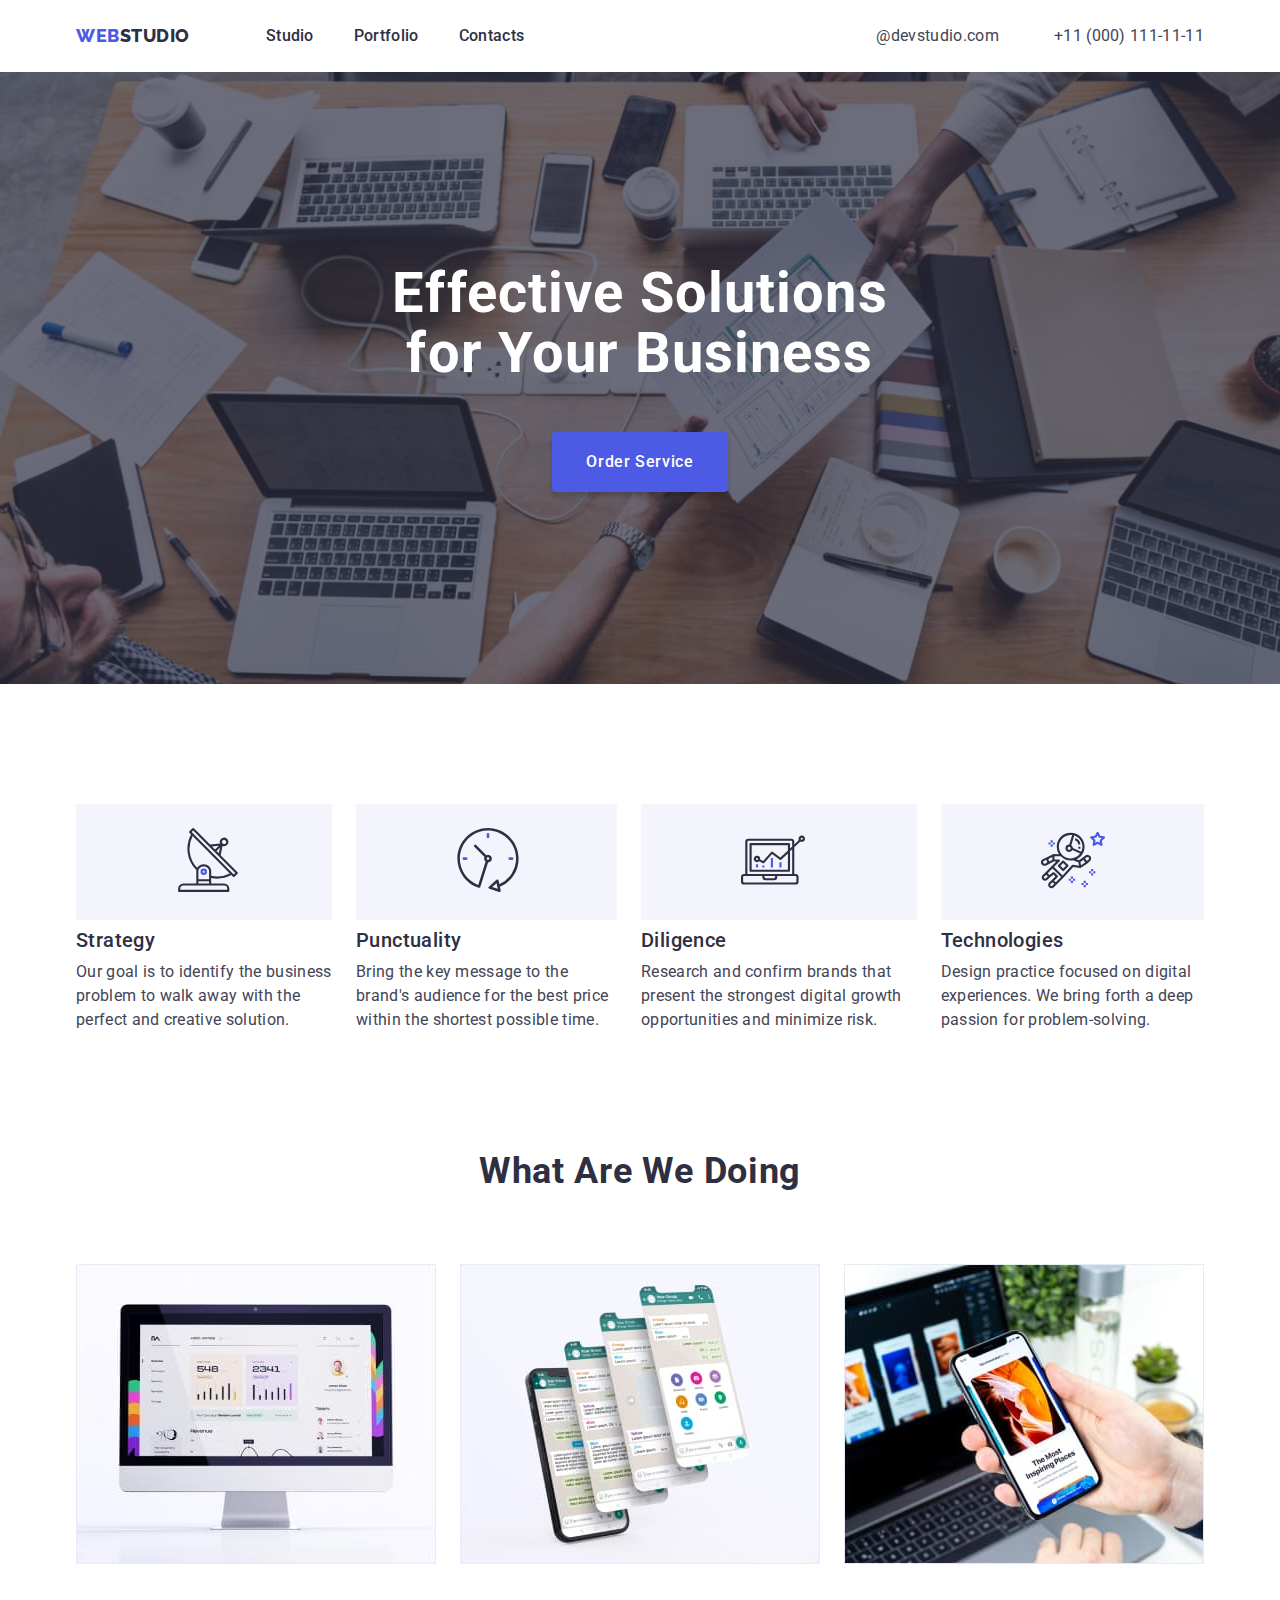
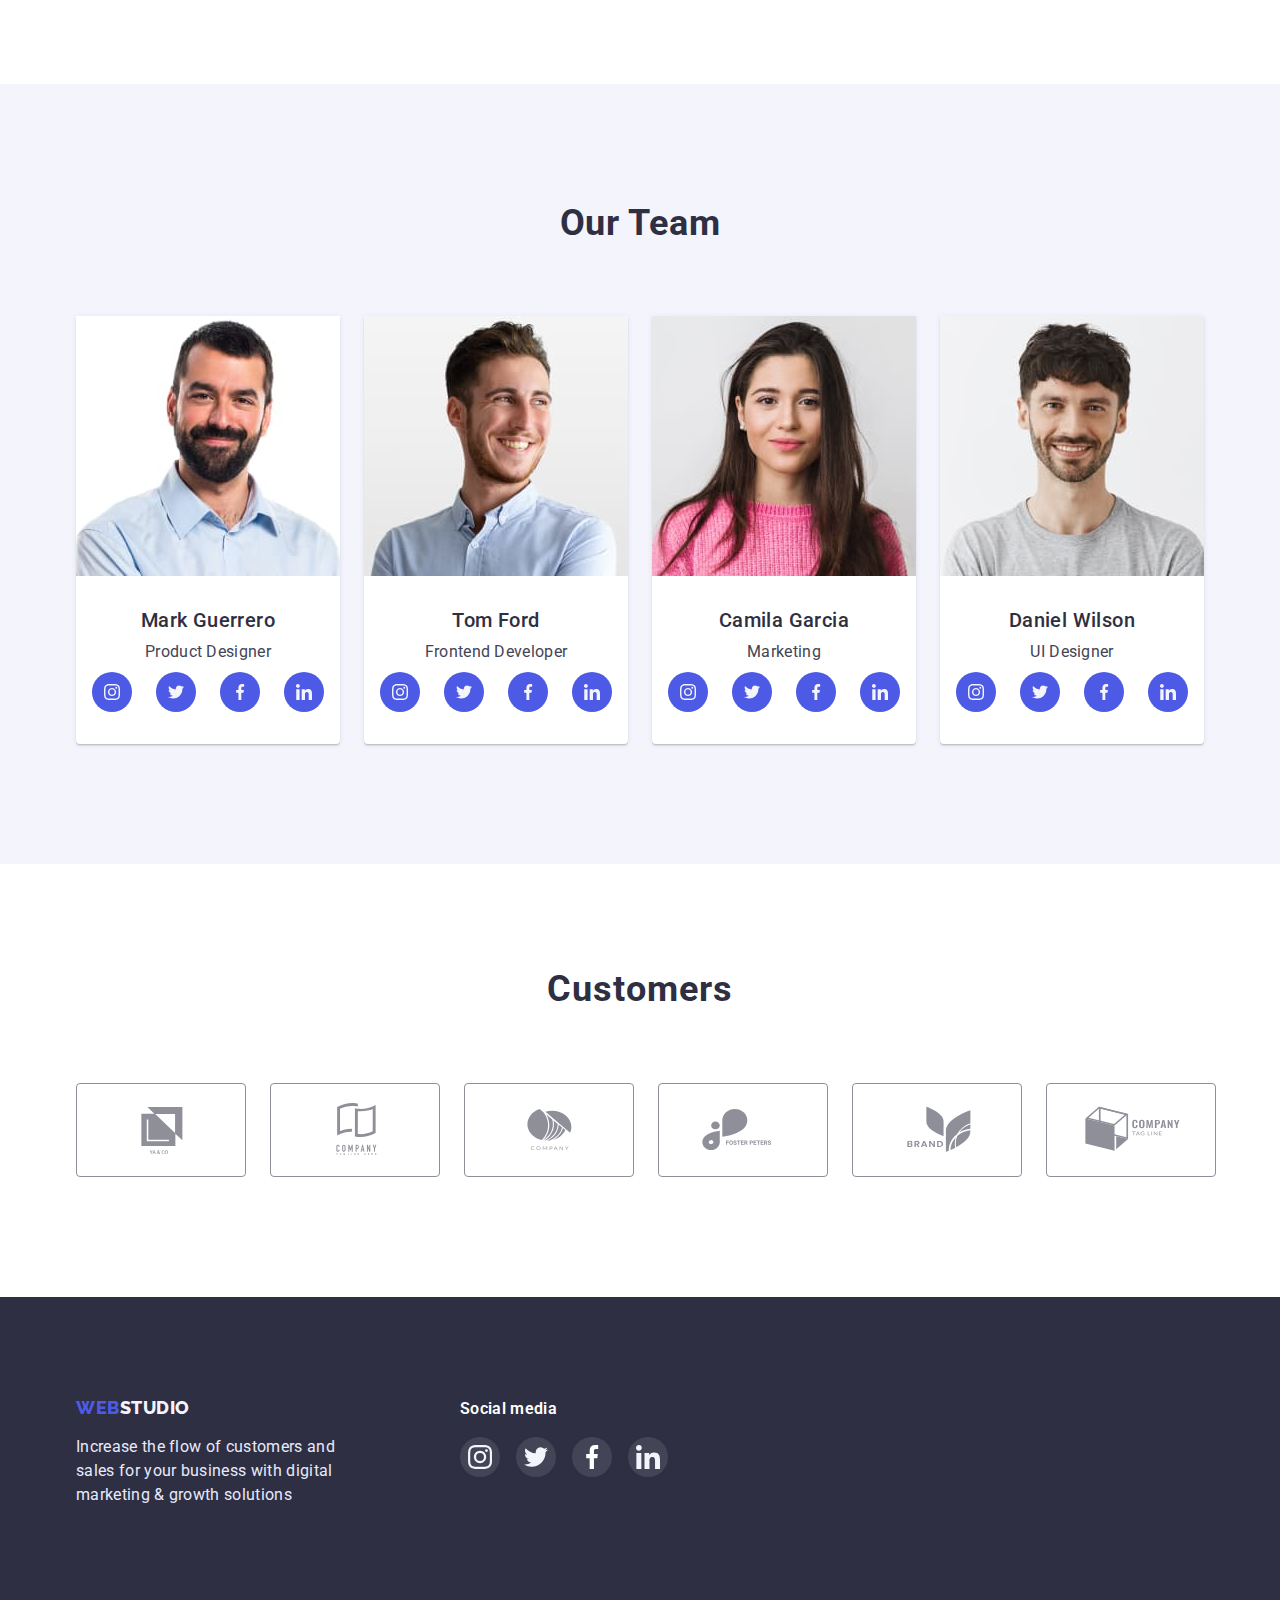
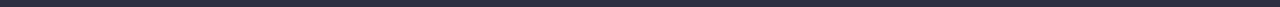
<file: index.html>
<!DOCTYPE html>
<html lang="en">
<head>
    <meta charset="UTF-8">
    <meta http-equiv="X-UA-Compatible" content="IE=edge">
    <meta name="viewport" content="width=device-width, initial-scale=1.0">
    <title>WEBSTUDIO</title>
    <link rel="preconnect" href="https://fonts.googleapis.com"><link rel="preconnect" href="https://fonts.gstatic.com" crossorigin>
    <link href="https://fonts.googleapis.com/css2?family=Raleway:wght@800&family=Roboto:wght@400;500;700;900&display=swap" rel="stylesheet">
    <link rel="stylesheet" href="https://cdnjs.cloudflare.com/ajax/libs/modern-normalize/1.1.0/modern-normalize.css" integrity="sha512-Y0MM+V6ymRKN2zStTqzQ227DWhhp4Mzdo6gnlRnuaNCbc+YN/ZH0sBCLTM4M0oSy9c9VKiCvd4Jk44aCLrNS5Q==" 
    crossorigin="anonymous" referrerpolicy="no-referrer" />
    <link rel="stylesheet" href="css/styles.css">
</head>
<body>
    <!--Шапка сайта-->
   <header class="header">
    <div class="container page-header-container">
           <nav class="header-navigation">
                <a href="./index.html" class="logo logo-header"><span class="web top">Web</span><spam class="studio top">Studio</span></a>
                     <ul class="site-nav list" >
                        <li class="item" >
                           <a href="./index.html" class="link link-activ">Studio</a>
                        </li>
                        <li class="item">
                            <a href="./portfolio.html" class="link link-activ">Portfolio</a>
                        </li>
                        <li class="item">
                           <a href="" class="link link-activ">Contacts</a>
                       </li>
                     </ul>
            </nav>
                     <ul class="contakt-nav list">
                         <li>
                             <a href="mailto:info@devstudio.com" class="contakt-phone link-activ">@devstudio.com
                             </a>
                         <li>
                     <a href="tel:+110001111111" class="contakt-mail link-activ">+11 (000) 111-11-11
                         </a>
                         </li>
                     </ul>
</div>
   </header>

   <!--Mein-->
   <main>
    <!--Герой-->
    <section class="hero section" >
        <div class="container">
        <h1 class="hero-title">Effective Solutions for Your Business
        </h1>
        <button class="button-main" type="button"> Order Service
        </button> 
        </div>
    </section>
    <!--Наші переваги-->
    <section class="section-features section">
        <div class="container">
        <h2 class="section-title visual-hidden">Our features</h2>
            <ul class="features list">
            <li class="features-menu">
                <div class="features-box-item">
                    <svg class="features-icon">
                        <use href="./images/sprite.svg#icon-antenna"></use>
                    </svg>
                </div>
                <h3 class="features-title">Strategy
                </h3>
                <p class="text">Our goal is to identify the business
                    problem to walk away with the perfect and creative solution. 
                </p>
            </li>
            <li class="features-menu">
                <div class="features-box-item">
                    <svg class="features-icon">
                        <use href="./images/sprite.svg#icon-clock"></use>
                    </svg>
                </div>
                <h3 class="features-title">Punctuality
                </h3>
                <p class="text">Bring the key message to the brand's audience for the best price within the shortest possible time.
                </p>
            </li>
            <li class="features-menu">
                <div class="features-box-item">
                    <svg class="features-icon">
                        <use href="./images/sprite.svg#icon-diagram"></use>
                    </svg>
                </div>
                <h3 class="features-title">Diligence
                </h3>
                <p class="text">Research and confirm brands that present the strongest digital growth opportunities and minimize risk.
                </p>
            </li>
            <li class="features-menu" >
                <div class="features-box-item">
                    <svg class="features-icon">
                        <use href="./images/sprite.svg#icon-astronaut"></use>
                    </svg>
                </div>
                <h3 class="features-title">Technologies
                </h3>
                <p class="text">Design practice focused on digital experiences. We bring forth a deep passion for problem-solving.
                </p>
            </li>
        </ul>
    </div>
    </section>
    <!--Наша робота-->
    <section class="section-work section">
        <div class="container">
        <h2 class="section-title">What are we doing
        </h2>
        <ul class="work list">
            <li>
                <img src="./images/gallery/img.jpg" alt="monitor" 
                width="360"
                height="300"
                />
            </li>
            <li>
                <img src="./images/gallery/img2.jpg" alt="vkladky telefona"
                width="360"
                height="300"
                />
            </li>
            <li>
                <img src="./images/gallery/img3.jpg" alt="telefon"
                width="360"
                height="300"
                />
            </li>
        </ul>
    </div>
    </section>
    <!--Команда-->
    <section class="section-team section">
        <div class="container">
        <h2 class="section-title">Our Team
        </h2>
        <ul class="team-menu list" >
            <li class="team-item">
                <img src="./images/team/mark_guerrero.jpg" alt="foto by Mark Guerrero"
                width="264"
                height="260"/>
                <div class="flex-team">
                <h3 class="person">Mark Guerrero</h3>
                <p class="text">Product Designer</p>
             <ul class="social-list list">
             <li class="social-list-item">
                 <a href="" class="social-list-link">
                 <svg class="social-list-icon" width="16" height="16">
                    <use href="./images/sprite.svg#icon-instagram"></use>
                 </svg>
                </a>
            </li>
            <li class="social-list-item">
                <a href="" class="social-list-link">
                <svg class="social-list-icon" width="16" height="16">
                    <use href="./images/sprite.svg#icon-twitter"></use>
                </svg>
               </a>
           </li>
           <li class="social-list-item">
            <a href="" class="social-list-link">
           <svg class="social-list-icon" width="16" height="16">
            <use href="./images/sprite.svg#icon-facebook"></use>
           </svg>
           </a>
       </li>
       <li class="social-list-item">
        <a href="" class="social-list-link">
        <svg class="social-list-icon" width="16" height="16">
            <use href="./images/sprite.svg#icon-linkedin"></use>
        </svg>
       </a>
   </li>
             </ul>
            </div>
            </li>
            <li class="team-item">
                <img src="./images/team/tom_ford.jpg" alt="foto by Tom Ford"
                width="264"
                height="260"/>
                <div class="flex-team">
                <h3 class="person">Tom Ford</h3>
                <p class="text">Frontend Developer</p>
                <ul class="social-list list">
             <li class="social-list-item">
                 <a href="" class="social-list-link">
                 <svg class="social-list-icon" width="16" height="16">
                    <use href="./images/sprite.svg#icon-instagram"></use>
                 </svg>
                </a>
            </li>
            <li class="social-list-item">
                <a href="" class="social-list-link">
                <svg class="social-list-icon" width="16" height="16">
                    <use href="./images/sprite.svg#icon-twitter"></use>
                </svg>
               </a>
           </li>
           <li class="social-list-item">
            <a href="" class="social-list-link">
           <svg class="social-list-icon" width="16" height="16">
            <use href="./images/sprite.svg#icon-facebook"></use>
           </svg>
           </a>
       </li>
       <li class="social-list-item">
        <a href="" class="social-list-link">
        <svg class="social-list-icon" width="16" height="16">
            <use href="./images/sprite.svg#icon-linkedin"></use>
        </svg>
       </a>
   </li>
             </ul>
            </div>
            </li>
            <li class="team-item">
                <img src="./images/team/camila_garcia.jpg" alt="foto by Camila Garcia"
                width="264"
                height="260"/>
                <div class="flex-team">
                <h3 class="person">Camila Garcia</h3>
                <p class="text">Marketing</p>
                <ul class="social-list list">
                    <li class="social-list-item">
                        <a href="" class="social-list-link">
                        <svg class="social-list-icon" width="16" height="16">
                           <use href="./images/sprite.svg#icon-instagram"></use>
                        </svg>
                       </a>
                   </li>
                   <li class="social-list-item">
                       <a href="" class="social-list-link">
                       <svg class="social-list-icon" width="16" height="16">
                           <use href="./images/sprite.svg#icon-twitter"></use>
                       </svg>
                      </a>
                  </li>
                  <li class="social-list-item">
                   <a href="" class="social-list-link">
                  <svg class="social-list-icon" width="16" height="16">
                   <use href="./images/sprite.svg#icon-facebook"></use>
                  </svg>
                  </a>
              </li>
              <li class="social-list-item">
               <a href="" class="social-list-link">
               <svg class="social-list-icon" width="16" height="16">
                   <use href="./images/sprite.svg#icon-linkedin"></use>
               </svg>
              </a>
          </li>
                    </ul>
                   </div>
                   </li>
            <li class="team-item">
                <img src="./images/team/daniel_wilson.jpg" alt="foto by Daniel Wilson"
                width="264"
                height="260"/>
                <div class="flex-team">
                <h3 class="person">Daniel Wilson</h3>
                <p class="text">UI Designer</p>
                <ul class="social-list list">
                    <li class="social-list-item">
                        <a href="" class="social-list-link">
                        <svg class="social-list-icon" width="16" height="16">
                           <use href="./images/sprite.svg#icon-instagram"></use>
                        </svg>
                       </a>
                   </li>
                   <li class="social-list-item">
                       <a href="" class="social-list-link">
                       <svg class="social-list-icon" width="16" height="16">
                           <use href="./images/sprite.svg#icon-twitter"></use>
                       </svg>
                      </a>
                  </li>
                  <li class="social-list-item">
                   <a href="" class="social-list-link">
                  <svg class="social-list-icon" width="16" height="16">
                   <use href="./images/sprite.svg#icon-facebook"></use>
                  </svg>
                  </a>
              </li>
              <li class="social-list-item">
               <a href="" class="social-list-link">
               <svg class="social-list-icon" width="16" height="16">
                   <use href="./images/sprite.svg#icon-linkedin"></use>
               </svg>
              </a>
          </li>
                    </ul>
                   </div>
                   </li>
        </ul>
    </div>
    </section>
    <!-- ----------------------Customer---------------------------------------- -->
   <section class="customers">
    <div class="container">
<h2 class="customers-title">Customers</h2>
<ul class="customers-list list">
    <li class="customers-menu">
        <a href="" class="customers-link link">
            <svg class="customers-icon" width="104" height="56">
                <use href="./images/sprite.svg#icon-Logo" ></use>
            </svg>
        </a>
    </li>
    <li class="customers-menu">
        <a href="" class="customers-link">
            <svg class="customers-icon" width="104" height="56">
                <use href="./images/sprite.svg#icon-Logo2" ></use>
            </svg>
        </a>
    </li>
    <li class="customers-menu">
        <a href="" class="customers-link">
            <svg class="customers-icon" width="104" height="56">
                <use href="./images/sprite.svg#icon-Logo3" ></use>
            </svg>
        </a>
    </li>
    <li class="customers-menu">
        <a href="" class="customers-link">
            <svg class="customers-icon" width="104" height="56">
                <use href="./images/sprite.svg#icon-Logo4" ></use>
            </svg>
        </a>
    </li>
    <li class="customers-menu">
        <a href="" class="customers-link">
            <svg class="customers-icon" width="104" height="56">
                <use href="./images/sprite.svg#icon-Logo5" ></use>
            </svg>
        </a>
    </li>
    <li class="customers-menu">
        <a href="" class="customers-link">
            <svg class="customers-icon" width="104" height="56">
                <use href="./images/sprite.svg#icon-Logo6" ></use>
            </svg>
        </a>
    </li>
</ul>
    </div>
   </section>
</main> 
<!-- ------------------------Footer-------------------------------------- -->
   <footer class="footer">
    <div class="container footer-container">
        <div class="footer-content">
        <a href="./index.html" class="logo"> <span class="web down">Web</span><spam class="studio licht">Studio</span></a>
        <p class="footers text">Increase the flow of customers and sales for your business with digital marketing & growth solutions
        </p> 
    </div>
    <div class="footer-social">
        <p class="footer-social-content">Social media</p>
        <ul class="footer-social-menu list">
            <li class="social-list-item">
                <a href="" class="footer-social-link">
                <svg class="social-list-icon" width="24" height="24">
                   <use href="./images/sprite.svg#icon-instagram"></use>
                </svg>
               </a>
           </li>
           <li class="social-list-item">
            <a href="" class="footer-social-link">
            <svg class="social-list-icon" width="24" height="24">
               <use href="./images/sprite.svg#icon-twitter"></use>
            </svg>
           </a>
       </li>
       <li class="social-list-item">
        <a href="" class="footer-social-link">
        <svg class="social-list-icon footer-icon" width="24" height="24">
           <use href="./images/sprite.svg#icon-facebook"></use>
        </svg>
       </a>
   </li>
   <li class="social-list-item">
    <a href="" class="footer-social-link">
    <svg class="social-list-icon" width="24" height="24">
       <use href="./images/sprite.svg#icon-linkedin"></use>
    </svg>
   </a>
</li>
        </ul>
    </div>
    </div>
   </footer>
</body>
</html>
</file>
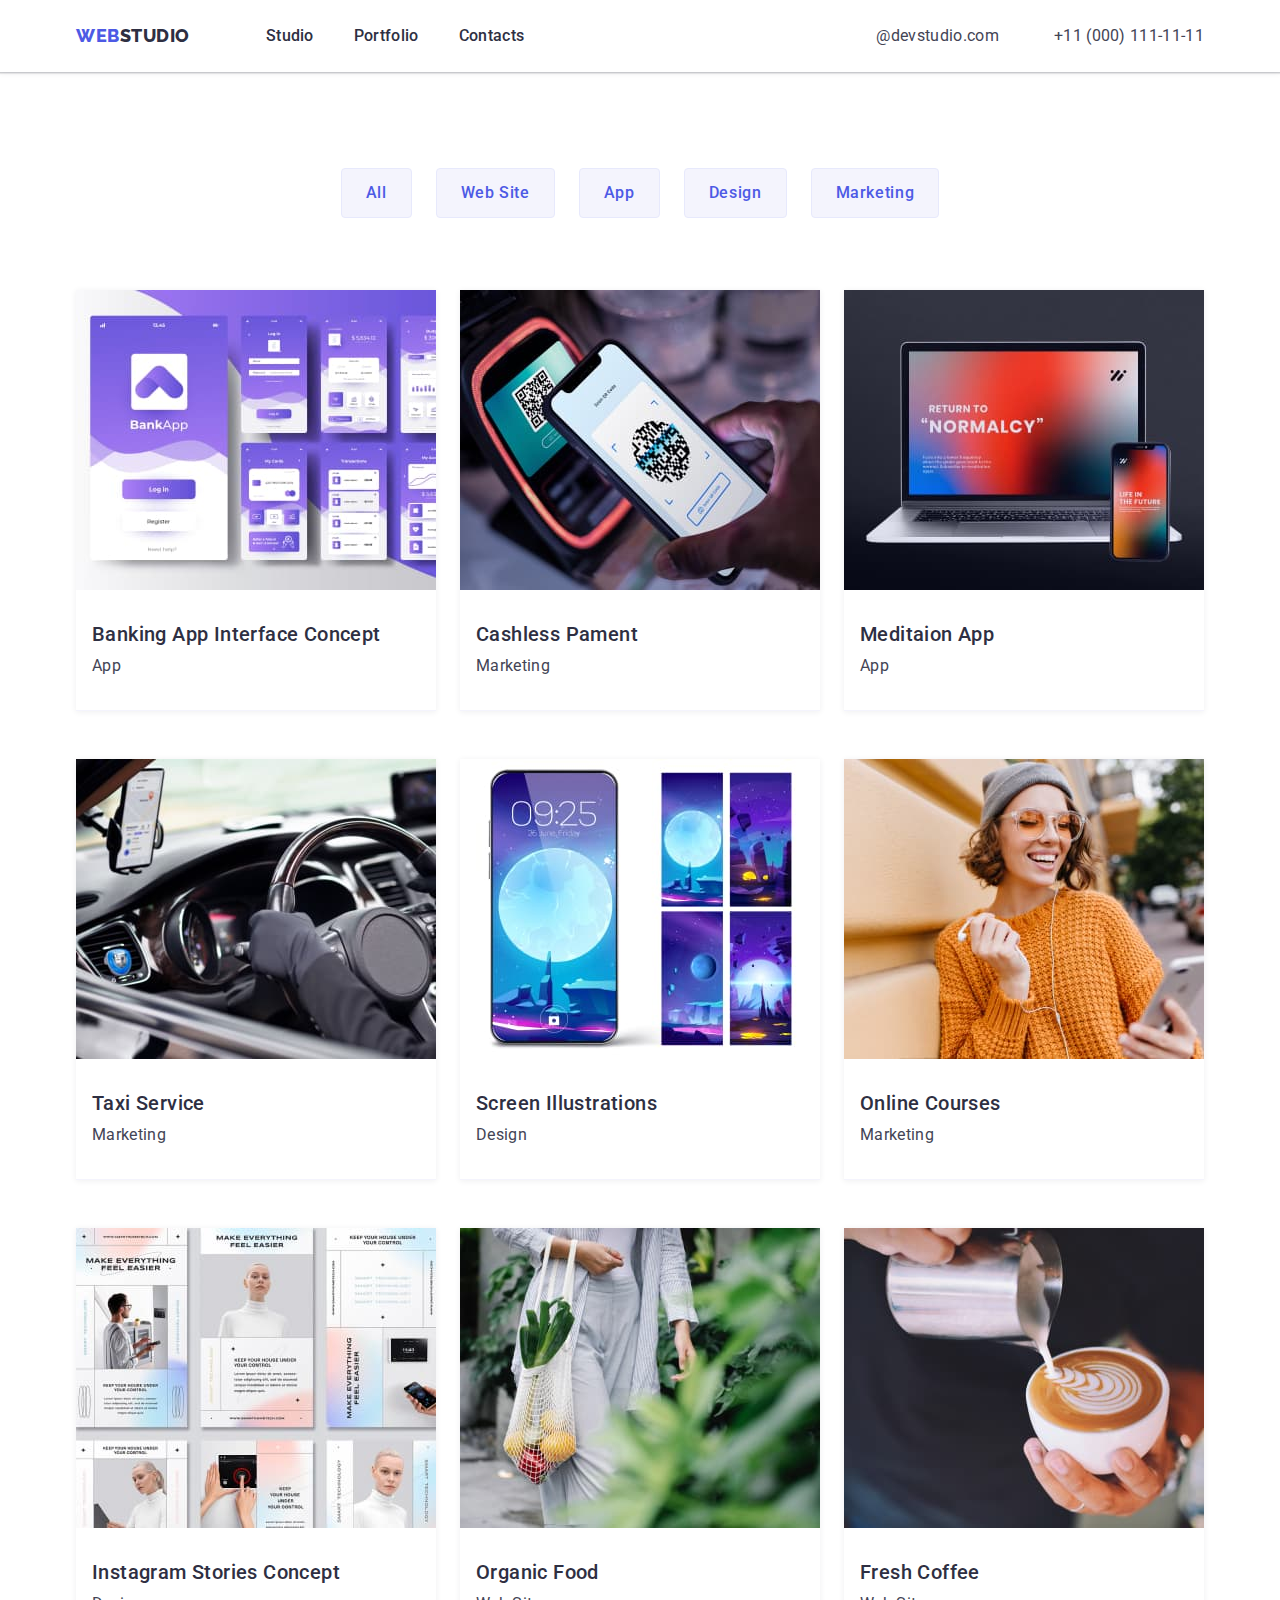
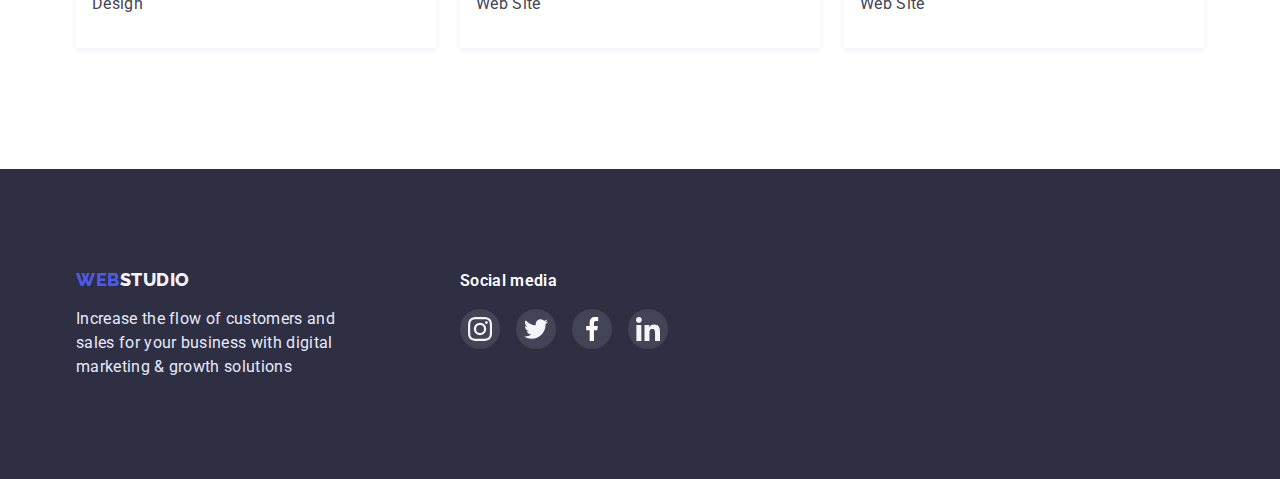
<file: portfolio.html>
<!DOCTYPE html>
<html lang="en">
<head>
    <meta charset="UTF-8">
    <meta http-equiv="X-UA-Compatible" content="IE=edge">
    <meta name="viewport" content="width=device-width, initial-scale=1.0">
    <title>portfolio</title>
    <link rel="preconnect" href="https://fonts.googleapis.com"><link rel="preconnect" href="https://fonts.gstatic.com" crossorigin>
    <link href="https://fonts.googleapis.com/css2?family=Raleway:wght@800&family=Roboto:wght@400;500;700;900&display=swap" rel="stylesheet">
    <link rel="stylesheet" href="https://cdnjs.cloudflare.com/ajax/libs/modern-normalize/1.1.0/modern-normalize.css" integrity="sha512-Y0MM+V6ymRKN2zStTqzQ227DWhhp4Mzdo6gnlRnuaNCbc+YN/ZH0sBCLTM4M0oSy9c9VKiCvd4Jk44aCLrNS5Q==" 
    crossorigin="anonymous" referrerpolicy="no-referrer" />
    <link rel="stylesheet" href="css/styles.css">
</head>
<body>
     <!--Шапка сайта-->
     <header class="header header-portfolio">
        <div class="container page-header-container">
               <nav class="header-navigation">
                    <a href="./index.html" class="logo logo-header"><span class="web top">Web</span><spam class="studio top">Studio</span></a>
                         <ul class="site-nav list" >
                            <li class="item" >
                               <a href="./index.html" class="link link-activ">Studio</a>
                            </li>
                            <li class="item">
                                <a href="./portfolio.html" class="link link-activ">Portfolio</a>
                            </li>
                            <li class="item">
                               <a href="" class="link link-activ">Contacts</a>
                           </li>
                         </ul>
                </nav>
                         <ul class="contakt-nav list">
                             <li>
                                 <a href="mailto:info@devstudio.com" class="contakt-phone link-activ">@devstudio.com
                                 </a>
                             <li>
                         <a href="tel:+110001111111" class="contakt-mail link-activ">+11 (000) 111-11-11
                             </a>
                             </li>
                         </ul>
    </div>
       </header>
       <main>
                <!-- Секція список кнопок -->
        <section class="portfolio-section section">
            <div class="container">
                <h2 class="section-title visual-hidden"> menu </h2>
                    <ul class="buttons-list list">
                        <li class="buttons-menu">
                            <button class="buttons-portfolio" type="button">All</button> 
                        </li>
                        <li class="buttons-menu">
                             <button class="buttons-portfolio" type="button">Web Site</button> 
                        </li>
                        <li class="buttons-menu"> 
                             <button class="buttons-portfolio" type="button">App</button> 
                        </li>
                         <li class="buttons-menu"> 
                            <button class="buttons-portfolio" type="button">Design</button> 
                        </li>
                        <li class="buttons-menu">
                             <button class="buttons-portfolio" type="button">Marketing</button>
                        </li>
                    </ul>
<!---------------Список картинок-------------------  -->
                     <ul class="images-list list ">
                <li class="employees-list ">
                    <a href="" class="mention">
                    <img src="./images/portfolio/suffix.jpg" alt="Phone Apps photo"
                    width="360" 
                    height="300"/>
                    <div class="flex-element">
                            <h3 class="portfolio-item">Banking App Interface Concept</h3>
                            <p class="text">App</p>
                        </div>
                        </a>
                </li>
                 <li class="employees-list">
                    <a href="" class="mention">
                    <img src="./images/portfolio/suffix2.jpg" alt="Cashless Payment photo"
                     width="360"
                     height="300"/>
                     <div class="flex-element">
                            <h3 class="portfolio-item">Cashless Pament</h3>
                            <p class="text">Marketing</p>
                     </div>
                        </a>
                 </li>
                 <li class="employees-list">
                    <a href="" class="mention">
                    <img src="./images/portfolio/suffix3.jpg" alt="Laptop Apps photo"
                    width="360" 
                    height="300"/>
                    <div class="flex-element">
                            <h3 class="portfolio-item">Meditaion App</h3>
                            <p class="text">App</p>
                        </div>
                        </a>
                </li>
                <li class="employees-list ">
                    <a href="" class="mention">
                    <img src="./images/portfolio/suffix4.jpg" alt="Taxi Service"
                    width="360" 
                    height="300"/>
                    <div class="flex-element">
                            <h3 class="portfolio-item">Taxi Service</h3>
                            <p class="text">Marketing</p>
                        </div>
                        </a>
                </li>
                <li class="employees-list ">
                    <a href="" class="mention">
                    <img src="./images/portfolio/suffix5.jpg" alt="зображення телефону"
                    width="360" 
                    height="300"/>
                    <div class="flex-element">
                            <h3 class="portfolio-item">Screen Illustrations</h3>
                            <p class="text">Design</p>
                        </div>
                        </a>
                </li>
                <li class="employees-list ">
                    <a href="" class="mention">
                    <img src="./images/portfolio/suffix6.jpg" alt="фото дівчини"
                    width="360" 
                    height="300"/>
                    <div class="flex-element">
                            <h3 class="portfolio-item">Online Courses</h3>
                            <p class="text">Marketing</p>
                        </div>
                        </a>
                </li>
                <li class="employees-list">
                    <a href="" class="mention">
                     <img src="./images/portfolio/suffix7.jpg" alt="design instagram"
                       width="360"
                       height="300"/>
                       <div class="flex-element">
                        <h3 class="portfolio-item">Instagram Stories Concept</h3>
                        <p class="text">Design</p>
                    </div>
                    </a>
                </li>
                <li class="employees-list">
                    <a href="" class="mention">
                    <img src="./images/portfolio/suffix8.jpg" alt="Food photo"
                     width="360"
                     height="300"/>
                     <div class="flex-element">
                        <h3 class="portfolio-item">Organic Food</h3>
                        <p class="text">Web Site</p>
                    </div>
                    </a>
                 </li>
                  <li class="employees-list">
                    <a href="" class="mention">
                        <img src="./images/portfolio/suffix9.jpg" alt="coffee photo"
                 width="360"
                 height="300"/>
                 <div class="flex-element ">
                        <h3 class="portfolio-item">Fresh Coffee</h3>
                        <p class="text">Web Site</p>
                    </div>
                    </a>
                </li>
                </ul>
            </div>
    </section>
    </main>
    <footer class="footer">
        <div class="container footer-container">
            <div class="footer-content">
            <a href="./index.html" class="logo"> <span class="web down">Web</span><spam class="studio licht">Studio</span></a>
            <p class="footers text">Increase the flow of customers and sales for your business with digital marketing & growth solutions
            </p> 
        </div>
        <div class="footer-social">
            <p class="footer-social-content">Social media</p>
            <ul class="footer-social-menu list">
                <li class="social-list-item">
                    <a href="" class="footer-social-link">
                    <svg class="social-list-icon" width="24" height="24">
                       <use href="./images/sprite.svg#icon-instagram"></use>
                    </svg>
                   </a>
               </li>
               <li class="social-list-item">
                <a href="" class="footer-social-link">
                <svg class="social-list-icon" width="24" height="24">
                   <use href="./images/sprite.svg#icon-twitter"></use>
                </svg>
               </a>
           </li>
           <li class="social-list-item">
            <a href="" class="footer-social-link">
            <svg class="social-list-icon footer-icon" width="24" height="24">
               <use href="./images/sprite.svg#icon-facebook"></use>
            </svg>
           </a>
       </li>
       <li class="social-list-item">
        <a href="" class="footer-social-link">
        <svg class="social-list-icon" width="24" height="24">
           <use href="./images/sprite.svg#icon-linkedin"></use>
        </svg>
       </a>
    </li>
            </ul>
        </div>
        </div>
       </footer>
</body>
</html>
</file>
<file: css/styles.css>
h1,h2, h3,h4,h5,h6,p{
    margin:0;
}
ul, ol{
    margin:0;
    padding: 0;
}
img{
    display: block;
   
}
*,::after,::before{
    box-sizing: border-box;
}
.container{
width: 1158px;
margin-left: auto;
margin-right: auto;
padding-left: 15px;
padding-right: 15px;
}

:root{
    --primary-text-color: #434455;
    --title-text-color: #2E2F42;
    --primary-licht-color: #FFFFFF;
    --primary-background-color: #4D5AE5;
    --active-buttons-background: #404BBF;
    --main-line-height: 1.33;
}
body{
    color: var(--primary-text-color);
    font-family: 'Roboto', sans-serif;
    font-style: normal;
}
.section{
    padding-top: 120px;
    padding-bottom: 120px;
}

/* -------------------------------------HEADER---------------------------------------------- */
.logo{
    display: flex;
    flex-direction: row;
    text-decoration: none;
    font-family: 'Raleway';
    font-style: normal;
    font-weight: 800;
    font-size: 18px;
    align-items: center;
    letter-spacing: 0.03em;
    text-transform: uppercase;
   
} 
.web{
    color: #4D5AE5;
}
.top{
    line-height: var(--main-line-height);
}
.studio{
    color: var(--title-text-color);
}
.logo-header{
    margin-right: 76px;
}
.header{
    padding-top: 24px;
    padding-bottom: 24px;
}
.list{
    list-style: none; 
}
 .site-nav .link {
    color: var(--title-text-color);
    text-decoration: none;
    font-weight: 500;
    font-size: 16px;
    line-height: 1.5;
    letter-spacing: 0.02em;
    }
    .link-activ:is(:hover,:focus){
        color:var(--active-buttons-background);
    }
.contakt-phone, .contakt-mail {
    text-decoration: none;
    color: var(--primary-text-color);
    font-size: 16px;
    line-height: 1.5;
    letter-spacing: 0.02em;
}
.contakt-mail {
    margin-left: 15px;
}
.contakt-phone{
margin-right: 40px;
}
.page-header-container{
    display: flex;
    align-items: center;
    justify-content: space-between;
}
.header-navigation{
    display: flex;
    align-items: center;
}
.site-nav{
    display: flex;
    align-items: center;
}
.contakt-nav{
    display: flex;
    align-items: center;
  
}
.item:not(:last-child){
    margin-right: 40px;
}
/* ------------------------------------------------------HERO------------------------------------------------------ */
.hero-title{
    max-width: 496px;
    color: var(--primary-licht-color);
    font-size: 56px;
    line-height: 1.07;
    text-align: center;
    letter-spacing: 0.02em;
    margin: auto;
    margin-bottom: 48px;
    }
.hero{
    background-color: #2E2F42;
    background-image: linear-gradient(rgba(46, 47, 66, 0.7), rgba(46, 47, 66, 0.7)),
    url(../images/hero/people-office.jpg);
    background-size: cover;
    max-width: 1440px;
    padding-top: 192px;
    padding-bottom: 192px;
   margin: auto;
}
.section-title{
    color: var(--title-text-color);
    font-size: 36px;
    line-height: 1.11;
    text-align: center;
    letter-spacing: 0.02em;
    text-transform: capitalize;
    margin-bottom: 72px;
}
.button-main{
    font-family: 'Roboto';
    font-style: normal;
    font-weight: 500;
    font-size: 16px;
    line-height: 1.5;
    letter-spacing: 0.04em;
    background-color: var(--primary-background-color);
    color: var(--primary-licht-color);
    cursor: pointer;
    border-color: transparent;
    box-shadow: 0px 4px 4px rgba(0, 0, 0, 0.15);
    border-radius: 4px;
    min-width: 170px;
    padding: 16px 32px;
    display: block;
    margin:auto;
}
.button-main:hover,
.button-main:focus {
      background-color: var(--active-buttons-background);
}
.features-title, .person, .portfolio-item{
    color: var(--title-text-color);
    font-weight: 500;
    font-size: 20px;
    line-height: 1.2;
    letter-spacing: 0.02em;
    margin-bottom: 8px;
}
.visual-hidden {
    position: absolute;
    white-space: nowrap;
    width: 1px;
    height: 1px;
    overflow: hidden;
    border: 0;
    padding: 0;
    clip: rect(0 0 0 0);
    clip-path: inset(50%);
    margin: -1px;
}
/* ------------------------------------------------------features--------------------------------- */
.features{
    display: flex;
}
.features-menu{
    width:calc((100%-72px)/4);
}
.features-menu:not(:last-child){
    margin-right: 24px;
}
.text{
    font-weight: 400;
    font-size: 16px;
    line-height: 1.5;
    letter-spacing: 0.02em;
    color: var(--primary-text-color);
}
.features-box-item{
    background-color: #F4F4FD;
    margin-bottom: 8px;
}
.features-icon {
    width: 64px;
    height: 64px;
    margin-top: 24px;
    margin-bottom: 24px;
    margin-left: 100px;
}

/* -----------------------------------------------------Наша робота------------------------------- */
.section-work{
    padding-top: 0;
}
.work{
    display: flex;
    gap: 24px;
    width: calc((100%-48px)/3);
}
/* ----------------------------------------------------Наша команда---------------------------------- */
.section-team{
    background-color:#F4F4FD; 
    margin: auto;
}
.team-menu{
    display: flex;
    gap: 24px;
    width:calc((100%-72px)/4);
}
.team-item{
background: #FFFFFF;
box-shadow: 0px 1px 6px rgba(46, 47, 66, 0.08),
 0px 1px 1px rgba(46, 47, 66, 0.16), 0px 2px 1px rgba(46, 47, 66, 0.08);
border-radius: 0px 0px 4px 4px;

}
.flex-team{
    display: flex;
    flex-direction: column;
    justify-content: center;
    align-items: center;
   padding-left: 16px;
   padding-right: 16px;
   padding-top: 32px;
   padding-bottom: 32px;
}
.social-list{
    display: flex;
    justify-content: center;
    gap: 24px;
    margin-top: 8px;
}
.social-list-item {
    height: 40px;
    width: 40px;
  
}
.social-list-link {
    width: 100%;
    height: 100%;
    background-color: var(--primary-background-color); 
    display: flex;
    border-radius: 50%;
    align-items: center;
    justify-content: center;
}
.social-list-link:is(:hover,:focus){
    background-color: var(--active-buttons-background);
}
    
.social-list-icon {
    fill:#F4F4FD;
}
/* ---------------------customer------------------------------- */
.customers{
    padding-top: 105px;
    padding-bottom: 120px;
}
.customers-title{
    font-weight: 700;
    font-size: 36px;
    line-height: 1.16;
    text-align: center;
    letter-spacing: 0.03em;
    color: var(--title-text-color);
}
.customers-list{
    display: flex;
    gap: 24px;
    margin-top: 72px;
}
.customers-menu {
    width:calc((100%-120px)/6);
}
.customers-link{
    display: block;
    color: #8E8F99;
    width: 168px;
    height: 88px;
    padding: 16px 32px;
    border: 1px solid #8E8F99;
    border-radius: 4px;  
    width: 100%;
    height: 100%;
}
.customers-icon {
    fill: currentColor;
    }
.customers-link:is(:hover,:focus){
    border-color:var(--active-buttons-background);
    color: var(--active-buttons-background);
}
/* .customers-link:is(:hover,:focus) .customers-icon {
    fill:var(--active-buttons-background) */
/* } */
/* -----------------------------------Footter--------------------------------------------------- */
.footer {
    background-color: #2E2F42;
    margin: auto;
    padding-top: 100px;
    padding-bottom: 100px;
}
.down{
line-height: 1.16;
}
.licht{
    color: #F4F4FD;
    line-height: 1.16;
}
.footers {
color: #E7E9FC;
margin-top: 16px;
max-width: 264px;
}
.footer-container{
    display: flex;
    align-items: baseline;
}
.footer-social{
    margin-left: 120px;
}
.footer-social-content{
font-weight: 600;
font-size: 16px;
line-height:1.5;
letter-spacing: 0.02em;
color: #FFFFFF;
}
.footer-social-menu {
    display: flex;
    gap:16px;
    margin-top:16px;
}
.footer-social-link {
    width: 100%;
    height:100%;
    background: rgba(255, 255, 255, 0.1);
    border:50%;
    display:flex;
    border-radius: 50%;
    align-items: center;
    justify-content: center;
    color: #ffffff;
}
.footer-icon {
    fill:currentColor;
}
.footer-social-link:is(:hover,:focus){
    background: #31D0AA;
}
/* ---------------------------------------PORTFOLIO------------------------------------------------ */
.header-portfolio{
    background: #FFFFFF;
box-shadow: 0px 2px 1px rgba(46, 47, 66, 0.08), 0px 1px 1px
 rgba(46, 47, 66, 0.16), 0px 1px 6px rgba(46, 47, 66, 0.08);
margin: auto;
}
.portfolio-section{
    padding-top: 96px;
    padding-bottom: 120px;
}
.buttons-list{
    display: flex;
    align-items: center;
    margin-bottom: 72px;
    justify-content: center;
}
.buttons-menu:not(:last-child){
    margin-right: 24px;
}
.buttons-portfolio{
    font-family: 'Roboto', sans-serif;
    font-style: normal;
    background-color: #F4F4FD;;
    color:var(--primary-background-color);
    border-color: transparent;
    border: 1px solid #E7E9FC;
    border-radius: 4px;
    font-weight: 500;
    font-size: 16px;
    line-height: 1.5;
    letter-spacing: 0.04em;
    padding: 12px 24px;
}
.buttons-portfolio:hover,
.buttons-portfolio:focus {
      background-color: var(--active-buttons-background);
      color: var(--primary-licht-color);
      box-shadow: 0px 4px 4px rgba(0, 0, 0, 0.15);
}
.images-list{
    display: flex;
    flex-wrap: wrap;
    column-gap: 24px;
    row-gap: 48px;
}
.employees-list{
flex-basis:calc((100% - 48px)/3);
background: #ffffff;
border-bottom: 0.5px solid #F4F4FD;
box-shadow: 0px 1px 6px rgba(46, 47, 66, 0.08);
}
.employees-list:is(:hover,:focus){
box-shadow: 0px 1px 6px rgba(46, 47, 66, 0.08), 
0px 1px 1px rgba(46, 47, 66, 0.16), 0px 2px 1px rgba(46, 47, 66, 0.08);
}
.flex-element{
justify-content: center;
align-items: flex-start;
padding-top: 32px;
padding-bottom: 32px;
gap: 8px;
padding-left: 16px;
}
.mention{
    text-decoration: none;
}
</file>
